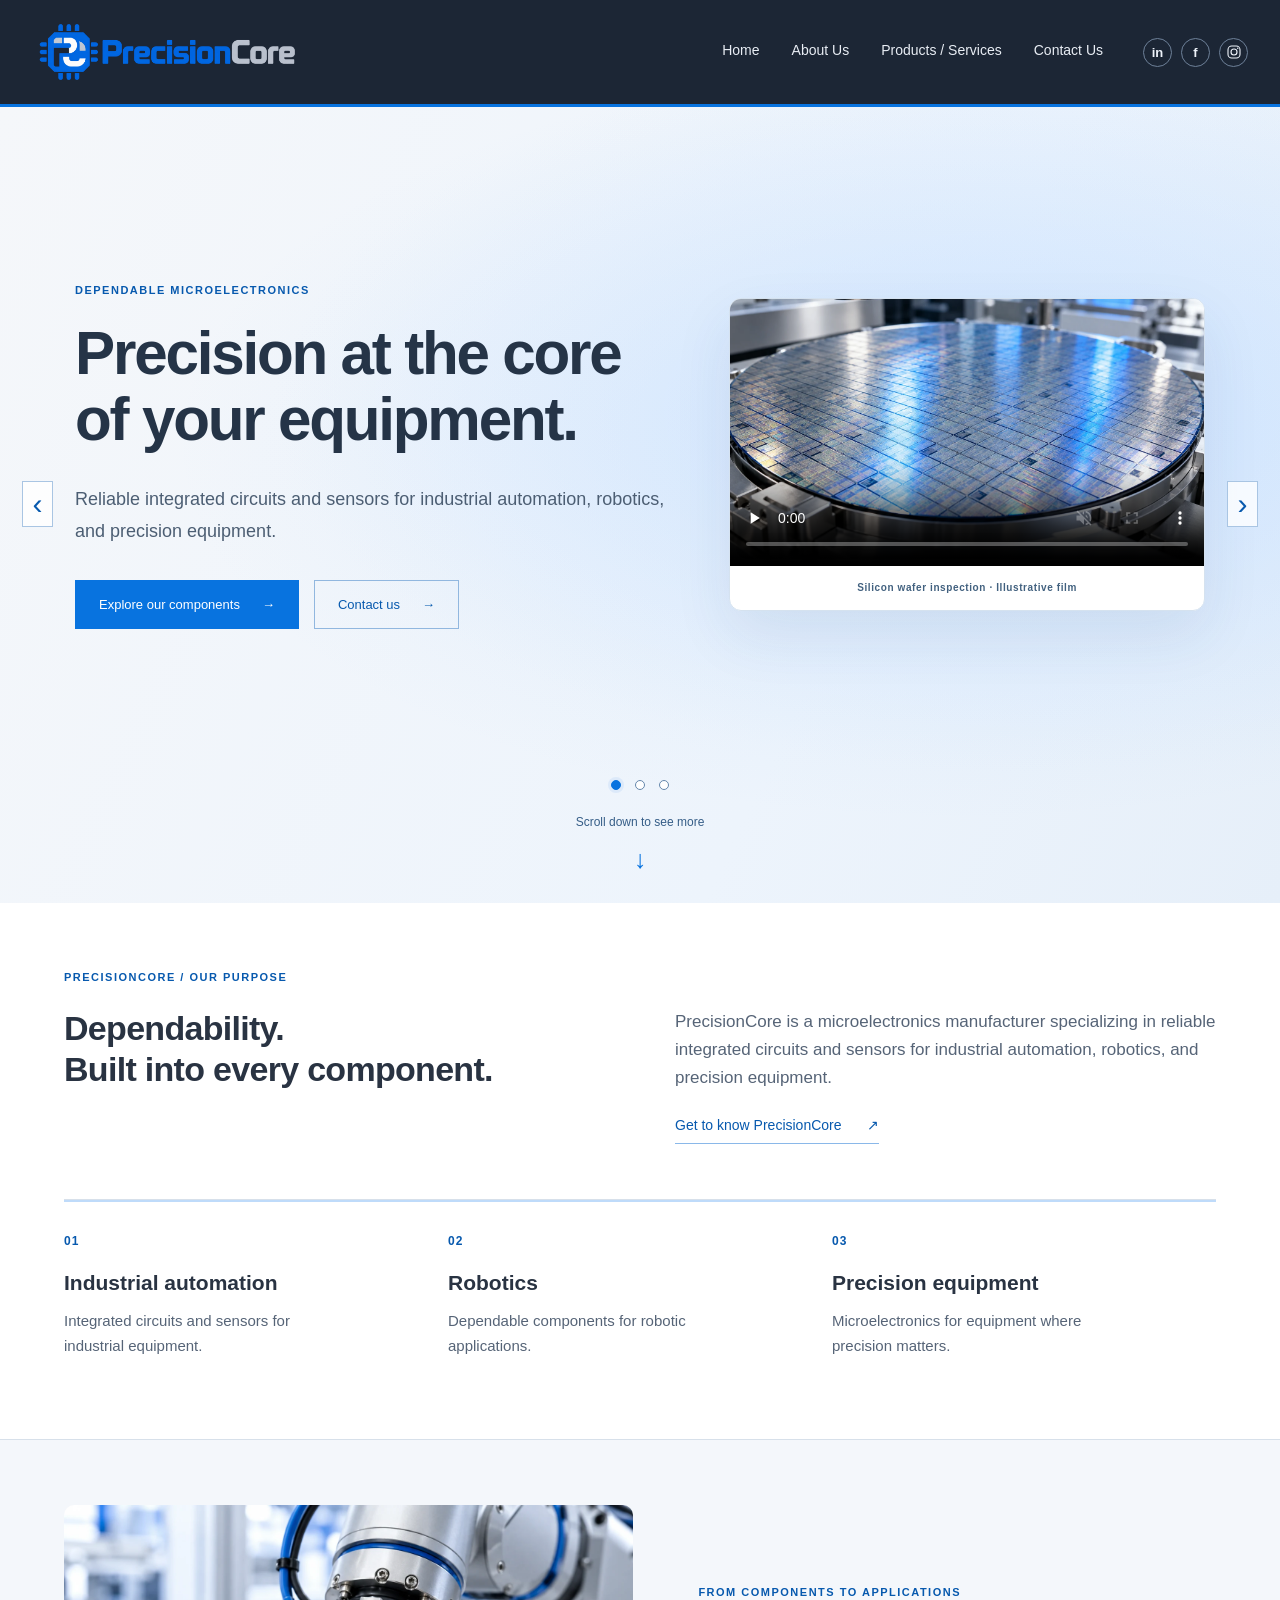
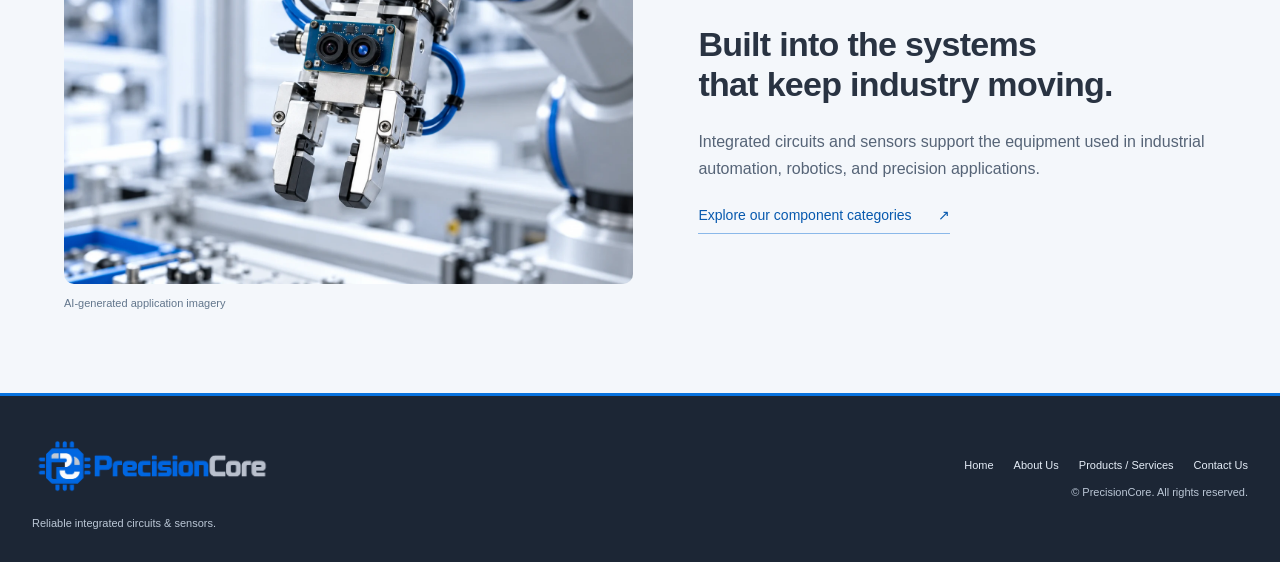
<file: index.html>
<!DOCTYPE html>
<html lang="en"><head><meta charset="utf-8"><meta name="viewport" content="width=device-width, initial-scale=1"><title>Home | PrecisionCore</title><meta name="description" content="Reliable integrated circuits and sensors for industrial automation, robotics, and precision equipment."><link rel="icon" href="assets/images/precisioncore-emblem.png" type="image/png"><link rel="stylesheet" href="assets/css/styles.css"><link rel="stylesheet" href="assets/css/theme.css?v=media-3"><link rel="stylesheet" href="assets/css/animations.css?v=motion-2"></head><body class="home-page"><a draggable="false" class="skip-link" href="#main">Skip to content</a>
<header class="site-header"><div class="header-inner"><a draggable="false" class="brand" href="index.html" aria-label="PrecisionCore home"><img draggable="false" class="brand-logo" src="assets/images/precisioncore-logo.png" width="270" height="90" alt="PrecisionCore"></a>
<nav aria-label="Main navigation"><a draggable="false" href="index.html">Home</a><a draggable="false" href="about.html">About Us</a><a draggable="false" href="products.html">Products / Services</a><a draggable="false" href="contact.html">Contact Us</a></nav>
<div class="social-links" aria-label="Social media"><a draggable="false" href="https://www.linkedin.com/" target="_blank" rel="noopener noreferrer" aria-label="LinkedIn home (placeholder link)"><span aria-hidden="true">in</span></a><a draggable="false" href="https://www.facebook.com/" target="_blank" rel="noopener noreferrer" aria-label="Facebook home (placeholder link)"><span aria-hidden="true">f</span></a><a draggable="false" href="https://www.instagram.com/" target="_blank" rel="noopener noreferrer" aria-label="Instagram home (placeholder link)"><svg viewBox="0 0 24 24" aria-hidden="true"><rect x="4" y="4" width="16" height="16" rx="5"/><circle cx="12" cy="12" r="4"/><circle class="solid" cx="17" cy="7" r="1"/></svg></a></div></div></header>
<main id="main"><section class="hero" aria-label="PrecisionCore highlights"><div class="carousel"><input class="slide-choice" type="radio" name="hero-slide" id="slide-1" aria-label="Show highlight 1" checked><input class="slide-choice" type="radio" name="hero-slide" id="slide-2" aria-label="Show highlight 2"><input class="slide-choice" type="radio" name="hero-slide" id="slide-3" aria-label="Show highlight 3"><div class="slides"><article class="slide slide-1" aria-label="Highlight 1"><div class="hero-inner"><div class="hero-copy"><p class="eyebrow">DEPENDABLE MICROELECTRONICS</p><h1>Precision at the core<br>of your equipment.</h1><p class="hero-description">Reliable integrated circuits and sensors for industrial automation, robotics, and precision equipment.</p><div class="button-row"><a draggable="false" class="button" href="products.html">Explore our components <span aria-hidden="true">→</span></a><a draggable="false" class="button button-outline" href="contact.html">Contact us <span aria-hidden="true">→</span></a></div></div><figure class="hero-art hero-media"><video class="editorial-video" controls playsinline muted preload="none" poster="assets/images/ic-automation.webp" controlslist="nodownload" aria-label="AI-generated silicon wafer inspection film"><source src="https://resource2.heygen.ai/videos/7392b6d957ce4bd59f54d1680ef855ef/7392b6d957ce4bd59f54d1680ef855ef/01a1821b-2748-7bc2-a5de-aedbe01dbfcb.mp4" type="video/mp4">Your browser does not support video playback.</video><figcaption>Silicon wafer inspection · Illustrative film</figcaption></figure></div><label class="slide-arrow previous" for="slide-3" aria-label="Previous highlight"><span aria-hidden="true">‹</span></label><label class="slide-arrow next" for="slide-2" aria-label="Next highlight"><span aria-hidden="true">›</span></label></article><article class="slide slide-2" aria-label="Highlight 2"><div class="hero-inner"><div class="hero-copy"><p class="eyebrow">FOR INDUSTRIAL APPLICATIONS</p><h1>Built around<br>dependable operation.</h1><p class="hero-description">Integrated circuits and sensors for the equipment that keeps industry moving.</p><div class="button-row"><a draggable="false" class="button" href="about.html">Discover PrecisionCore <span aria-hidden="true">→</span></a><a draggable="false" class="button button-outline" href="contact.html">Contact us <span aria-hidden="true">→</span></a></div></div><figure class="hero-art hero-media"><img draggable="false" class="editorial-image" src="assets/images/ic-robotics.webp" width="1536" height="1024" alt="Illustrative control electronics in a robotic manufacturing cell" loading="lazy"><figcaption>Integrated circuits for robotics · Generated image</figcaption></figure></div><label class="slide-arrow previous" for="slide-1" aria-label="Previous highlight"><span aria-hidden="true">‹</span></label><label class="slide-arrow next" for="slide-3" aria-label="Next highlight"><span aria-hidden="true">›</span></label></article><article class="slide slide-3" aria-label="Highlight 3"><div class="hero-inner"><div class="hero-copy"><p class="eyebrow">OUR MAIN GOAL</p><h1>Less downtime.<br>Greater dependability.</h1><p class="hero-description">Deliver durable components that minimize equipment failures and downtime.</p><div class="button-row"><a draggable="false" class="button" href="contact.html">Discuss your requirements <span aria-hidden="true">→</span></a><a draggable="false" class="button button-outline" href="contact.html">Contact us <span aria-hidden="true">→</span></a></div></div><figure class="hero-art hero-media"><img draggable="false" class="editorial-image" src="assets/images/sensor-precision.webp" width="1536" height="1024" alt="Illustrative optical sensor measuring a machined metal component" loading="lazy"><figcaption>Precision sensing · Generated image</figcaption></figure></div><label class="slide-arrow previous" for="slide-2" aria-label="Previous highlight"><span aria-hidden="true">‹</span></label><label class="slide-arrow next" for="slide-1" aria-label="Next highlight"><span aria-hidden="true">›</span></label></article></div><a draggable="false" class="scroll-prompt" href="#discover">Scroll down to see more <span aria-hidden="true">↓</span></a></div></section><section class="section home-discover" id="discover"><div class="container"><p class="eyebrow">PRECISIONCORE / OUR PURPOSE</p><div class="intro-split"><h2>Dependability.<br>Built into every component.</h2><div><p>PrecisionCore is a microelectronics manufacturer specializing in reliable integrated circuits and sensors for industrial automation, robotics, and precision equipment.</p><a draggable="false" class="text-link" href="about.html">Get to know PrecisionCore <span aria-hidden="true">↗</span></a></div></div><div class="application-grid"><article><span class="item-number">01</span><h3>Industrial automation</h3><p>Integrated circuits and sensors for industrial equipment.</p></article><article><span class="item-number">02</span><h3>Robotics</h3><p>Dependable components for robotic applications.</p></article><article><span class="item-number">03</span><h3>Precision equipment</h3><p>Microelectronics for equipment where precision matters.</p></article></div></div></section><section class="section media-story"><div class="container"><div class="media-story-grid"><figure><img draggable="false" class="editorial-image" src="assets/images/sensor-robotics.webp" width="1536" height="1024" alt="Illustrative optical sensor attached to an industrial robotic gripper" loading="lazy"><figcaption>AI-generated application imagery</figcaption></figure><div><p class="eyebrow">FROM COMPONENTS TO APPLICATIONS</p><h2>Built into the systems<br>that keep industry moving.</h2><p>Integrated circuits and sensors support the equipment used in industrial automation, robotics, and precision applications.</p><a draggable="false" class="text-link" href="products.html">Explore our component categories <span aria-hidden="true">↗</span></a></div></div></div></section></main><footer class="site-footer"><div class="footer-inner"><div><a draggable="false" href="index.html" class="footer-brand" aria-label="PrecisionCore home"><img draggable="false" src="assets/images/precisioncore-logo.png" width="240" height="80" alt="PrecisionCore"></a><p>Reliable integrated circuits &amp; sensors.</p></div><div><nav aria-label="Footer navigation"><a draggable="false" href="index.html">Home</a><a draggable="false" href="about.html">About Us</a><a draggable="false" href="products.html">Products / Services</a><a draggable="false" href="contact.html">Contact Us</a></nav><p>© PrecisionCore. All rights reserved.</p></div></div></footer></body></html>
</file>
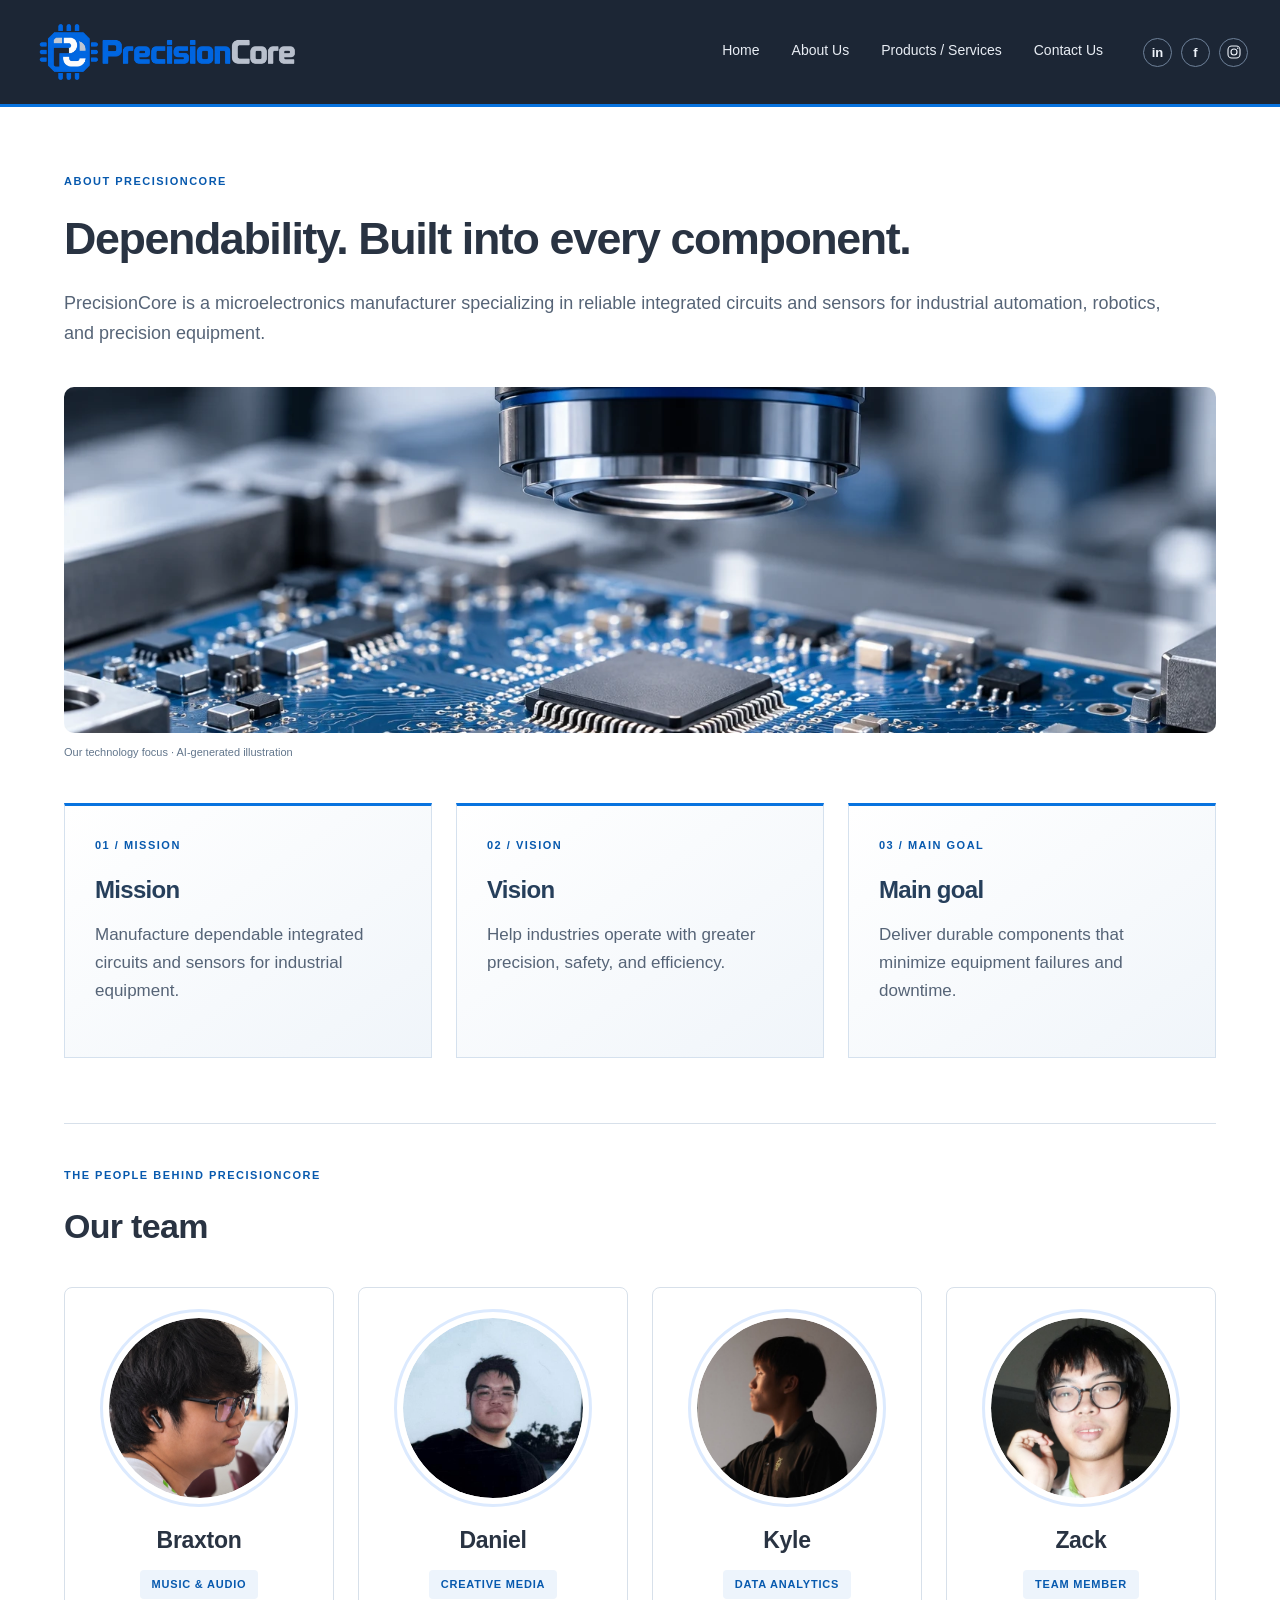
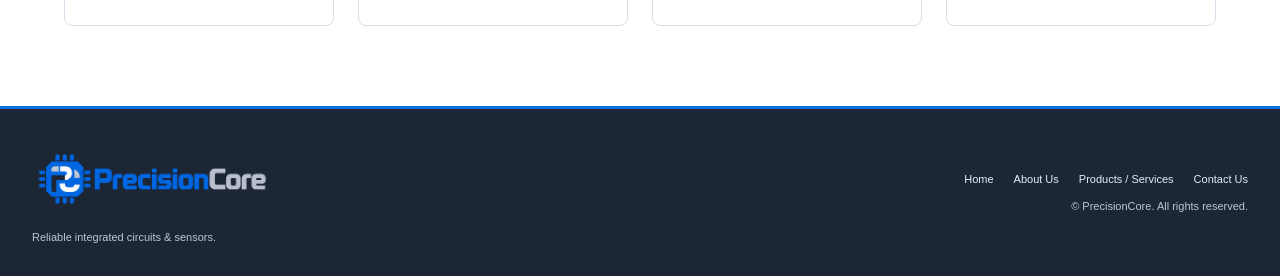
<file: about.html>
<!DOCTYPE html>
<html lang="en"><head><meta charset="utf-8"><meta name="viewport" content="width=device-width, initial-scale=1"><title>About Us | PrecisionCore</title><meta name="description" content="Learn about PrecisionCore’s mission, vision, and goal to manufacture dependable microelectronics."><link rel="icon" href="assets/images/precisioncore-emblem.png" type="image/png"><link rel="stylesheet" href="assets/css/styles.css"><link rel="stylesheet" href="assets/css/theme.css?v=media-3"><link rel="stylesheet" href="assets/css/animations.css?v=motion-2"></head><body class=""><a draggable="false" class="skip-link" href="#main">Skip to content</a>
<header class="site-header"><div class="header-inner"><a draggable="false" class="brand" href="index.html" aria-label="PrecisionCore home"><img draggable="false" class="brand-logo" src="assets/images/precisioncore-logo.png" width="270" height="90" alt="PrecisionCore"></a>
<nav aria-label="Main navigation"><a draggable="false" href="index.html">Home</a><a draggable="false" href="about.html">About Us</a><a draggable="false" href="products.html">Products / Services</a><a draggable="false" href="contact.html">Contact Us</a></nav>
<div class="social-links" aria-label="Social media"><a draggable="false" href="https://www.linkedin.com/" target="_blank" rel="noopener noreferrer" aria-label="LinkedIn home (placeholder link)"><span aria-hidden="true">in</span></a><a draggable="false" href="https://www.facebook.com/" target="_blank" rel="noopener noreferrer" aria-label="Facebook home (placeholder link)"><span aria-hidden="true">f</span></a><a draggable="false" href="https://www.instagram.com/" target="_blank" rel="noopener noreferrer" aria-label="Instagram home (placeholder link)"><svg viewBox="0 0 24 24" aria-hidden="true"><rect x="4" y="4" width="16" height="16" rx="5"/><circle cx="12" cy="12" r="4"/><circle class="solid" cx="17" cy="7" r="1"/></svg></a></div></div></header>
<main id="main"><section class="section"><div class="container"><div class="page-heading"><p class="eyebrow">ABOUT PRECISIONCORE</p><h1>Dependability. Built into every component.</h1><p>PrecisionCore is a microelectronics manufacturer specializing in reliable integrated circuits and sensors for industrial automation, robotics, and precision equipment.</p></div><figure class="about-feature"><img draggable="false" class="editorial-image" src="assets/images/ic-precision.webp" width="1536" height="1024" alt="Illustrative microelectronics inspection environment" loading="lazy"><figcaption>Our technology focus · AI-generated illustration</figcaption></figure><div class="purpose-grid"><article class="purpose-card"><p class="eyebrow">01 / MISSION</p><h2>Mission</h2><p>Manufacture dependable integrated circuits and sensors for industrial equipment.</p></article><article class="purpose-card"><p class="eyebrow">02 / VISION</p><h2>Vision</h2><p>Help industries operate with greater precision, safety, and efficiency.</p></article><article class="purpose-card"><p class="eyebrow">03 / MAIN GOAL</p><h2>Main goal</h2><p>Deliver durable components that minimize equipment failures and downtime.</p></article></div><section class="team-section" aria-labelledby="team-heading"><p class="eyebrow">THE PEOPLE BEHIND PRECISIONCORE</p><h2 id="team-heading">Our team</h2><div class="team-grid"><article class="team-member"><img draggable="false" class="team-photo team-photo-1" src="assets/images/braxton-bright-circle.svg" width="200" height="200" alt="Portrait of Braxton" loading="lazy"><h3 class="team-name">Braxton</h3><p class="team-position">Music &amp; Audio</p></article><article class="team-member"><img draggable="false" class="team-photo team-photo-2" src="assets/images/team-member-02-circle.svg" width="200" height="200" alt="Portrait of Daniel" loading="lazy"><h3 class="team-name">Daniel</h3><p class="team-position">Creative Media</p></article><article class="team-member"><img draggable="false" class="team-photo team-photo-3" src="assets/images/team-member-03-circle.svg" width="200" height="200" alt="Portrait of Kyle" loading="lazy"><h3 class="team-name">Kyle</h3><p class="team-position">Data Analytics</p></article><article class="team-member"><img draggable="false" class="team-photo team-photo-4" src="assets/images/team-member-04-circle.svg" width="200" height="200" alt="Portrait of Zack" loading="lazy"><h3 class="team-name">Zack</h3><p class="team-position">Team Member</p></article></div></section></div></section></main><footer class="site-footer"><div class="footer-inner"><div><a draggable="false" href="index.html" class="footer-brand" aria-label="PrecisionCore home"><img draggable="false" src="assets/images/precisioncore-logo.png" width="240" height="80" alt="PrecisionCore"></a><p>Reliable integrated circuits &amp; sensors.</p></div><div><nav aria-label="Footer navigation"><a draggable="false" href="index.html">Home</a><a draggable="false" href="about.html">About Us</a><a draggable="false" href="products.html">Products / Services</a><a draggable="false" href="contact.html">Contact Us</a></nav><p>© PrecisionCore. All rights reserved.</p></div></div></footer></body></html>
</file>
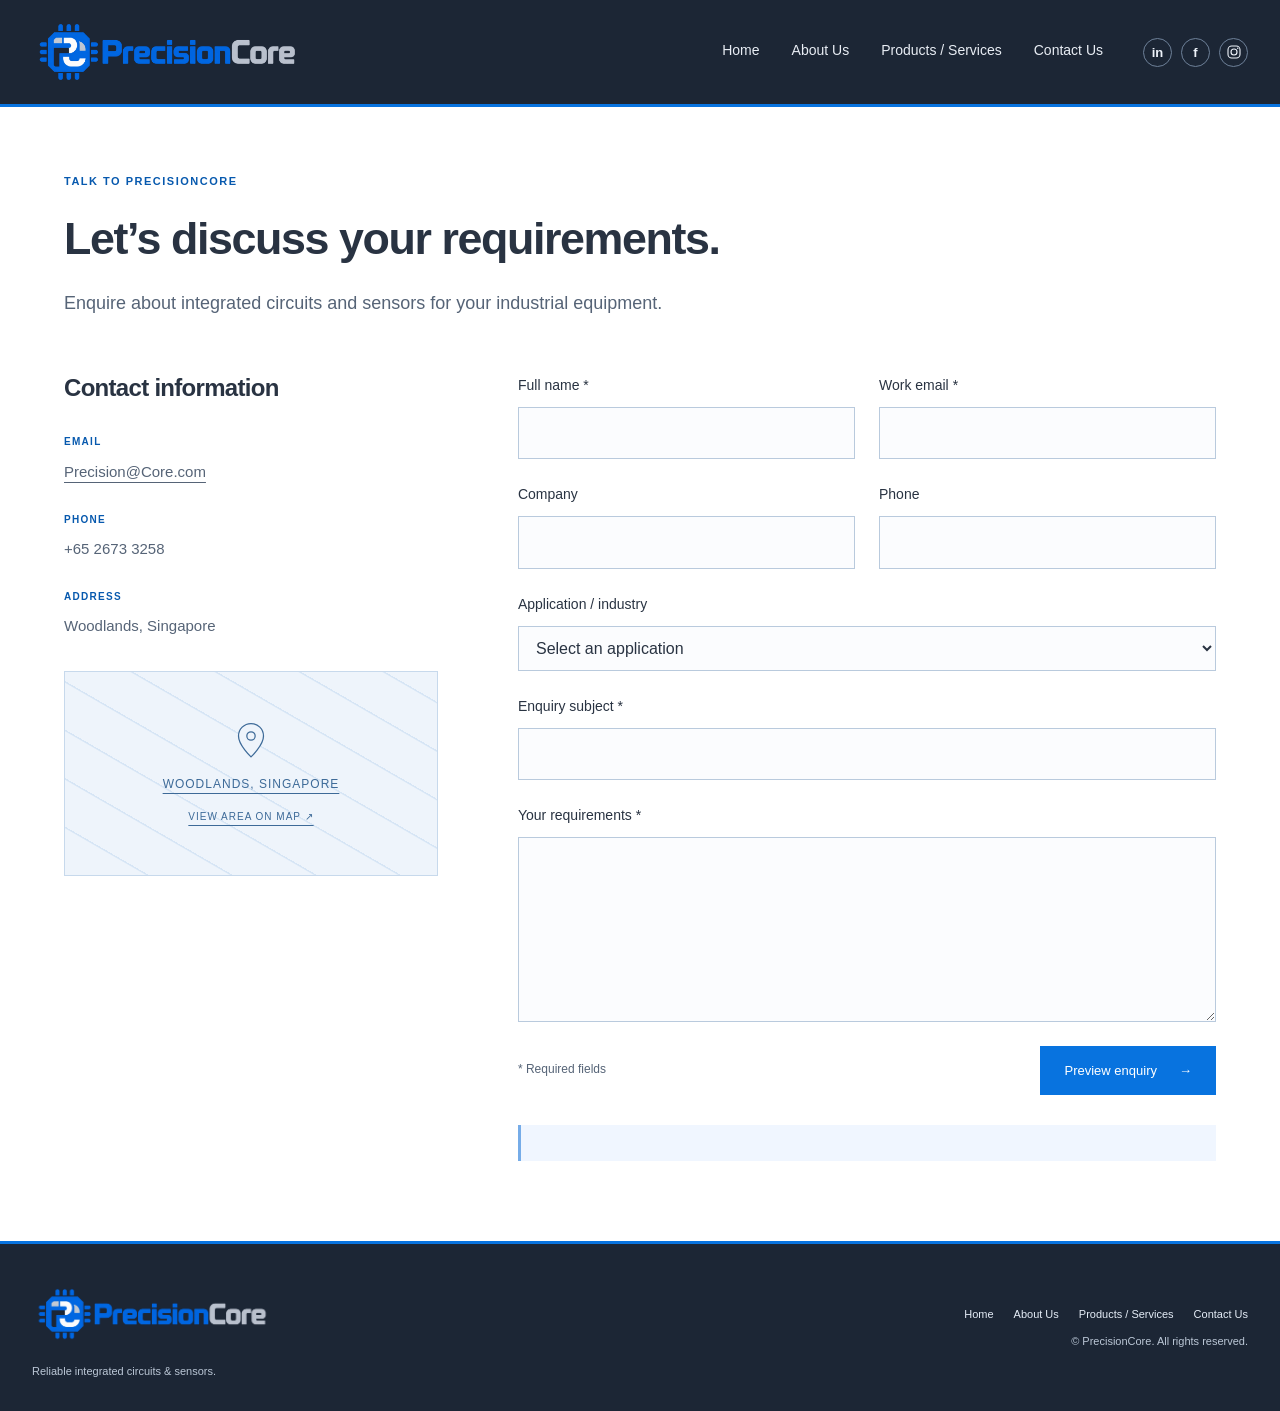
<file: contact.html>
<!DOCTYPE html>
<html lang="en"><head><meta charset="utf-8"><meta name="viewport" content="width=device-width, initial-scale=1"><title>Contact Us | PrecisionCore</title><meta name="description" content="Contact PrecisionCore about integrated circuits and sensors for industrial equipment."><link rel="icon" href="assets/images/precisioncore-emblem.png" type="image/png"><link rel="stylesheet" href="assets/css/styles.css"><link rel="stylesheet" href="assets/css/theme.css?v=contact-disclaimer-2"><link rel="stylesheet" href="assets/css/animations.css?v=motion-2"></head><body class=""><a draggable="false" class="skip-link" href="#main">Skip to content</a>
<header class="site-header"><div class="header-inner"><a draggable="false" class="brand" href="index.html" aria-label="PrecisionCore home"><img draggable="false" class="brand-logo" src="assets/images/precisioncore-logo.png" width="270" height="90" alt="PrecisionCore"></a>
<nav aria-label="Main navigation"><a draggable="false" href="index.html">Home</a><a draggable="false" href="about.html">About Us</a><a draggable="false" href="products.html">Products / Services</a><a draggable="false" href="contact.html">Contact Us</a></nav>
<div class="social-links" aria-label="Social media"><a draggable="false" href="https://www.linkedin.com/" target="_blank" rel="noopener noreferrer" aria-label="LinkedIn home (placeholder link)"><span aria-hidden="true">in</span></a><a draggable="false" href="https://www.facebook.com/" target="_blank" rel="noopener noreferrer" aria-label="Facebook home (placeholder link)"><span aria-hidden="true">f</span></a><a draggable="false" href="https://www.instagram.com/" target="_blank" rel="noopener noreferrer" aria-label="Instagram home (placeholder link)"><svg viewBox="0 0 24 24" aria-hidden="true"><rect x="4" y="4" width="16" height="16" rx="5"/><circle cx="12" cy="12" r="4"/><circle class="solid" cx="17" cy="7" r="1"/></svg></a></div></div></header>
<main id="main"><section class="section"><div class="container"><div class="page-heading"><p class="eyebrow">TALK TO PRECISIONCORE</p><h1>Let’s discuss your requirements.</h1><p>Enquire about integrated circuits and sensors for your industrial equipment.</p></div><div class="contact-layout"><aside class="contact-information"><h2>Contact information</h2><dl><dt>Email</dt><dd><a draggable="false" href="mailto:Precision@Core.com">Precision@Core.com</a></dd><dt>Phone</dt><dd><a draggable="false">+65 2673 3258</a></dd><dt>Address</dt><dd>Woodlands, Singapore</dd></dl><a draggable="false" class="map-placeholder" href="https://www.google.com/maps/search/?api=1&amp;query=Woodlands%2C%20Singapore" target="_blank" rel="noopener noreferrer" aria-label="View Woodlands, Singapore on Google Maps"><svg viewBox="0 0 48 48" aria-hidden="true"><path d="M24 43S9 29 9 18a15 15 0 0 1 30 0c0 11-15 25-15 25Z"/><circle cx="24" cy="18" r="5"/></svg><span>Woodlands, Singapore</span><small>View area on map ↗</small></a></aside><div><form class="enquiry-form" action="contact.html#enquiry-note" method="get"><div class="field"><label for="full-name">Full name <span aria-hidden="true">*</span></label><input id="full-name" type="text" autocomplete="name" required maxlength="120"></div><div class="field"><label for="email">Work email <span aria-hidden="true">*</span></label><input id="email" type="email" autocomplete="email" required maxlength="254"></div><div class="field"><label for="company">Company</label><input id="company" type="text" autocomplete="organization" maxlength="150"></div><div class="field"><label for="phone">Phone</label><input id="phone" type="tel" autocomplete="tel" maxlength="40"></div><div class="field full"><label for="application">Application / industry</label><select id="application"><option value="">Select an application</option><option>Industrial automation</option><option>Robotics</option><option>Precision equipment</option><option>Other</option></select></div><div class="field full"><label for="subject">Enquiry subject <span aria-hidden="true">*</span></label><input id="subject" type="text" required maxlength="200"></div><div class="field full"><label for="requirements">Your requirements <span aria-hidden="true">*</span></label><textarea id="requirements" rows="6" required maxlength="5000"></textarea></div><div class="form-actions full"><p>* Required fields</p><button class="button" type="submit">Preview enquiry <span aria-hidden="true">→</span></button></div></form><div class="form-notice" id="enquiry-note"><p class="preview-result">Preview complete. No enquiry has been sent. Your details are not included in the page URL.</p></div></div></div></div></section></main><footer class="site-footer"><div class="footer-inner"><div><a draggable="false" href="index.html" class="footer-brand" aria-label="PrecisionCore home"><img draggable="false" src="assets/images/precisioncore-logo.png" width="240" height="80" alt="PrecisionCore"></a><p>Reliable integrated circuits &amp; sensors.</p></div><div><nav aria-label="Footer navigation"><a draggable="false" href="index.html">Home</a><a draggable="false" href="about.html">About Us</a><a draggable="false" href="products.html">Products / Services</a><a draggable="false" href="contact.html">Contact Us</a></nav><p>© PrecisionCore. All rights reserved.</p></div></div></footer></body></html>
</file>
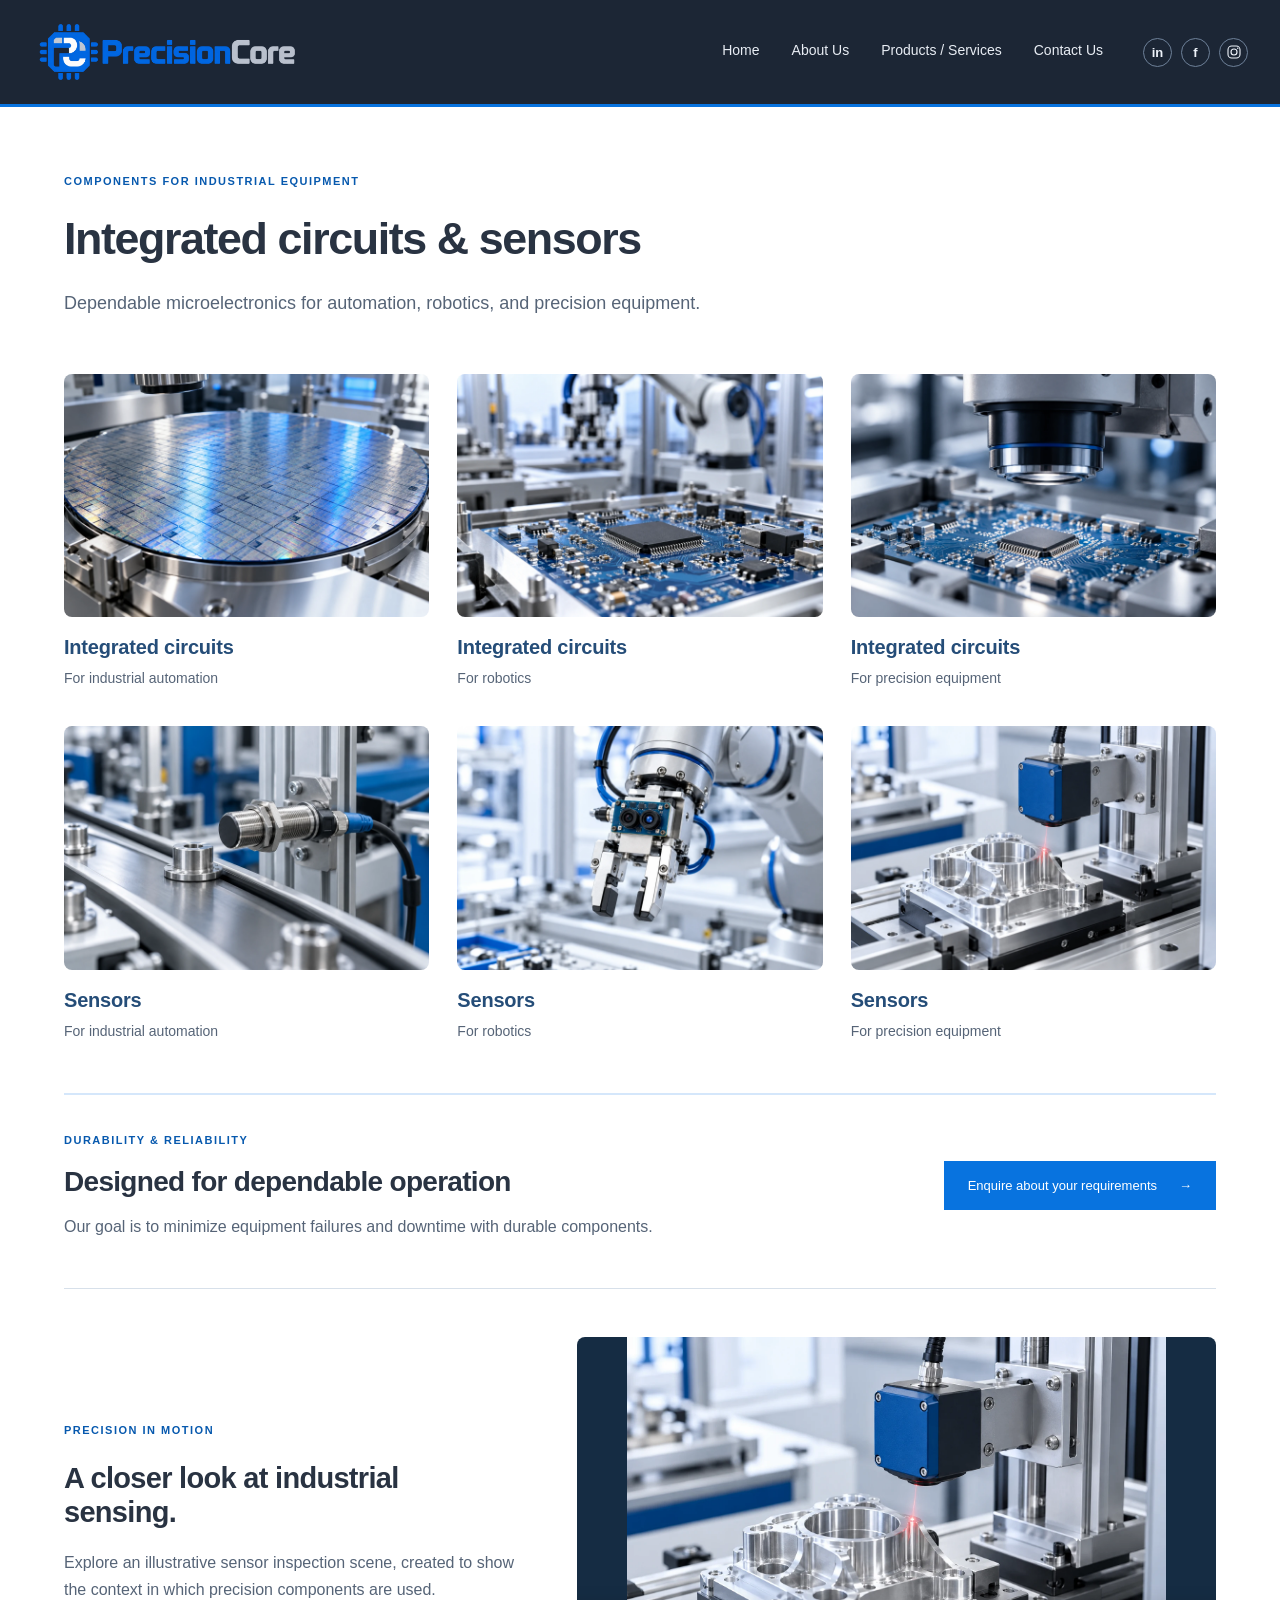
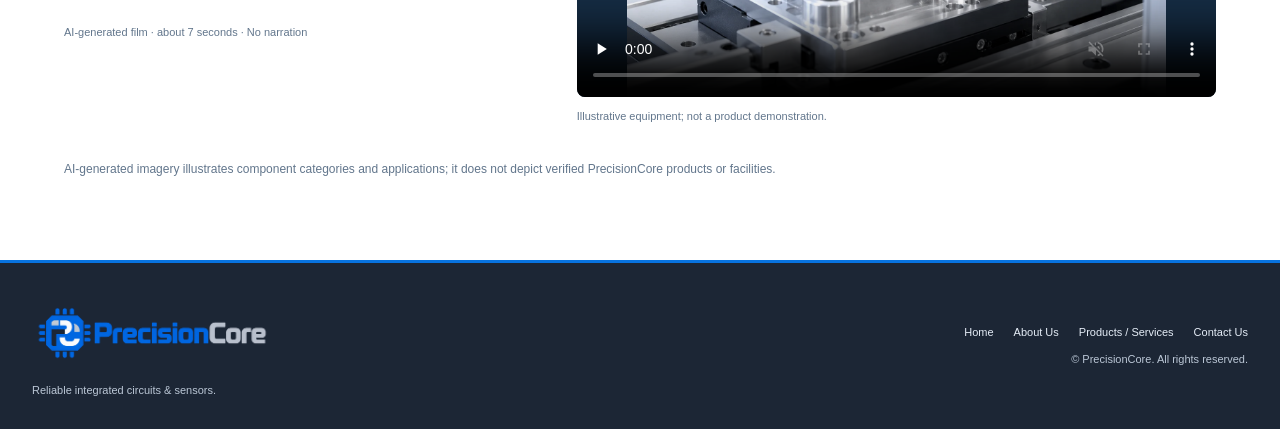
<file: products.html>
<!DOCTYPE html>
<html lang="en"><head><meta charset="utf-8"><meta name="viewport" content="width=device-width, initial-scale=1"><title>Products & Services | PrecisionCore</title><meta name="description" content="Explore integrated circuits and sensors for industrial automation, robotics, and precision equipment."><link rel="icon" href="assets/images/precisioncore-emblem.png" type="image/png"><link rel="stylesheet" href="assets/css/styles.css"><link rel="stylesheet" href="assets/css/theme.css?v=media-3"><link rel="stylesheet" href="assets/css/animations.css?v=motion-2"></head><body class=""><a draggable="false" class="skip-link" href="#main">Skip to content</a>
<header class="site-header"><div class="header-inner"><a draggable="false" class="brand" href="index.html" aria-label="PrecisionCore home"><img draggable="false" class="brand-logo" src="assets/images/precisioncore-logo.png" width="270" height="90" alt="PrecisionCore"></a>
<nav aria-label="Main navigation"><a draggable="false" href="index.html">Home</a><a draggable="false" href="about.html">About Us</a><a draggable="false" href="products.html">Products / Services</a><a draggable="false" href="contact.html">Contact Us</a></nav>
<div class="social-links" aria-label="Social media"><a draggable="false" href="https://www.linkedin.com/" target="_blank" rel="noopener noreferrer" aria-label="LinkedIn home (placeholder link)"><span aria-hidden="true">in</span></a><a draggable="false" href="https://www.facebook.com/" target="_blank" rel="noopener noreferrer" aria-label="Facebook home (placeholder link)"><span aria-hidden="true">f</span></a><a draggable="false" href="https://www.instagram.com/" target="_blank" rel="noopener noreferrer" aria-label="Instagram home (placeholder link)"><svg viewBox="0 0 24 24" aria-hidden="true"><rect x="4" y="4" width="16" height="16" rx="5"/><circle cx="12" cy="12" r="4"/><circle class="solid" cx="17" cy="7" r="1"/></svg></a></div></div></header>
<main id="main"><section class="section"><div class="container"><div class="page-heading"><p class="eyebrow">COMPONENTS FOR INDUSTRIAL EQUIPMENT</p><h1>Integrated circuits &amp; sensors</h1><p>Dependable microelectronics for automation, robotics, and precision equipment.</p></div><div class="product-grid"><article class="product-card"><div class="product-image"><img draggable="false" class="editorial-image" src="assets/images/ic-automation.webp" width="1536" height="1024" alt="Illustrative silicon wafer on a laboratory inspection stage" loading="lazy"></div><h2>Integrated circuits</h2><p>For industrial automation</p></article><article class="product-card"><div class="product-image"><img draggable="false" class="editorial-image" src="assets/images/ic-robotics.webp" width="1536" height="1024" alt="Illustrative integrated circuit board in a robotics cell" loading="lazy"></div><h2>Integrated circuits</h2><p>For robotics</p></article><article class="product-card"><div class="product-image"><img draggable="false" class="editorial-image" src="assets/images/ic-precision.webp" width="1536" height="1024" alt="Illustrative integrated circuit under an optical inspection lens" loading="lazy"></div><h2>Integrated circuits</h2><p>For precision equipment</p></article><article class="product-card"><div class="product-image"><img draggable="false" class="editorial-image" src="assets/images/sensor-automation.webp" width="1536" height="1024" alt="Illustrative inductive proximity sensor beside a conveyor" loading="lazy"></div><h2>Sensors</h2><p>For industrial automation</p></article><article class="product-card"><div class="product-image"><img draggable="false" class="editorial-image" src="assets/images/sensor-robotics.webp" width="1536" height="1024" alt="Illustrative optical sensor on a robotic gripper" loading="lazy"></div><h2>Sensors</h2><p>For robotics</p></article><article class="product-card"><div class="product-image"><img draggable="false" class="editorial-image" src="assets/images/sensor-precision.webp" width="1536" height="1024" alt="Illustrative laser sensor measuring a precision-machined part" loading="lazy"></div><h2>Sensors</h2><p>For precision equipment</p></article></div><section class="service-section" aria-labelledby="reliability-heading"><div><p class="eyebrow">DURABILITY &amp; RELIABILITY</p><h2 id="reliability-heading">Designed for dependable operation</h2><p>Our goal is to minimize equipment failures and downtime with durable components.</p></div><a draggable="false" class="button" href="contact.html">Enquire about your requirements <span aria-hidden="true">→</span></a></section><section class="product-film" aria-labelledby="sensor-film-title"><div><p class="eyebrow">PRECISION IN MOTION</p><h2 id="sensor-film-title">A closer look at industrial sensing.</h2><p>Explore an illustrative sensor inspection scene, created to show the context in which precision components are used.</p><p class="media-disclosure">AI-generated film · about 7 seconds · No narration</p></div><figure><video class="editorial-video" controls playsinline muted preload="none" poster="assets/images/sensor-precision.webp" controlslist="nodownload" aria-label="AI-generated industrial laser sensor inspection film"><source src="https://resource2.heygen.ai/videos/7392b6d957ce4bd59f54d1680ef855ef/7392b6d957ce4bd59f54d1680ef855ef/01a1821b-811a-7ad4-bf89-a82d70e13a19.mp4" type="video/mp4">Your browser does not support video playback.</video><figcaption>Illustrative equipment; not a product demonstration.</figcaption></figure></section><p class="placeholder-note">AI-generated imagery illustrates component categories and applications; it does not depict verified PrecisionCore products or facilities.</p></div></section></main><footer class="site-footer"><div class="footer-inner"><div><a draggable="false" href="index.html" class="footer-brand" aria-label="PrecisionCore home"><img draggable="false" src="assets/images/precisioncore-logo.png" width="240" height="80" alt="PrecisionCore"></a><p>Reliable integrated circuits &amp; sensors.</p></div><div><nav aria-label="Footer navigation"><a draggable="false" href="index.html">Home</a><a draggable="false" href="about.html">About Us</a><a draggable="false" href="products.html">Products / Services</a><a draggable="false" href="contact.html">Contact Us</a></nav><p>© PrecisionCore. All rights reserved.</p></div></div></footer></body></html>
</file>
<file: assets/css/styles.css>
/* PrecisionCore — HTML5 & CSS only. No remote fonts or libraries. */
:root{--ink:#293b48;--muted:#5d6c77;--line:#d4dde3;--pale:#edf2f5;--paper:#fff;--header-height:104px;--content-width:1200px;--space:clamp(24px,5vw,70px)}
*{box-sizing:border-box}html{scroll-behavior:smooth;scroll-padding-top:20px}body{margin:0;background:var(--paper);color:var(--ink);font-family:Arial,Helvetica,sans-serif;line-height:1.65}img{max-width:100%;height:auto;display:block}a{color:inherit;text-underline-offset:5px}button,input,select,textarea{font:inherit}button,a,input,select,textarea{touch-action:manipulation}:focus-visible{outline:3px solid #547d9b;outline-offset:5px}h1,h2,h3,p,figure{margin:0}h1,h2,h3{line-height:1.2}h1{font-size:clamp(32px,3.5vw,45px);font-weight:650;letter-spacing:-1.4px}h2{font-size:clamp(25px,2.7vw,34px);font-weight:600;letter-spacing:-.7px}h3{font-size:21px;font-weight:600}p{color:var(--muted)}.container{width:min(var(--content-width),calc(100% - var(--space)*2));margin-inline:auto}.section{padding-block:65px 80px}main{min-height:calc(100vh - 240px)}.skip-link{position:absolute;top:0;left:20px;transform:translateY(-150%);background:var(--ink);color:#fff;padding:12px;z-index:20}.skip-link:focus{transform:translateY(0)}.site-header{min-height:var(--header-height);background:#fff;border-bottom:1px solid var(--line);position:relative;z-index:5}.header-inner{width:min(1380px,calc(100% - 64px));min-height:var(--header-height);margin:auto;display:flex;align-items:center;gap:30px}.brand{display:flex;align-items:center;gap:14px;text-decoration:none;white-space:nowrap;font-size:25px;font-weight:700;line-height:1.2;letter-spacing:-.7px}.brand small{display:block;font-size:9px;font-weight:400;letter-spacing:2px;margin-top:7px;color:var(--muted)}.site-header nav{display:flex;gap:clamp(18px,2.5vw,38px);margin-left:auto}.site-header nav a{font-size:14px;text-decoration:none;padding-block:14px;border-bottom:2px solid transparent;white-space:nowrap}.site-header nav a:hover{border-color:var(--ink)}.social-links{display:flex;gap:9px;margin-left:10px}.social-links a{width:29px;height:29px;border:1px solid #95a4af;display:grid;place-items:center;border-radius:50%;text-decoration:none;font-size:13px;font-weight:700;line-height:1}.social-links a:hover{background:var(--ink);color:white}.social-links svg{width:18px;height:18px;fill:none;stroke:currentColor;stroke-width:1.5}.social-links .solid{fill:currentColor;stroke:none}.eyebrow{font-size:11px;letter-spacing:1.5px;font-weight:700;text-transform:uppercase;color:#637787;margin-bottom:22px}.button-row{display:flex;flex-wrap:wrap;gap:15px;margin-top:32px}.button{display:inline-flex;align-items:center;justify-content:center;gap:22px;text-decoration:none;background:var(--ink);border:1px solid var(--ink);padding:14px 23px;color:#fff;font-size:13px;line-height:1.5;cursor:pointer;font-weight:500}.button:hover{background:#425d70}.button-outline{background:transparent;color:var(--ink)}.button-outline:hover{background:#fff}.text-link{display:inline-block;text-decoration:none;border-bottom:1px solid #8195a4;padding-bottom:6px;margin-top:22px;font-size:14px}.text-link span{margin-left:22px}
/* Full-height hero. The next section begins after the initial viewport. */
.hero{background:var(--pale)}.carousel{position:relative;min-height:max(660px,calc(100svh - var(--header-height)));overflow:hidden}.slides{min-height:inherit}.slide{display:none;min-height:inherit;position:relative;padding-bottom:0}.hero-inner{min-height:inherit;width:min(1200px,calc(100% - 150px));margin:auto;display:grid;grid-template-columns:1.3fr 1fr;align-items:center;gap:35px;padding-block:70px 170px}.hero-copy{position:relative;z-index:1}.hero h1{font-size:clamp(39px,4.7vw,67px);line-height:1.1;letter-spacing:-2.2px}.hero-description{font-size:18px;line-height:1.8;max-width:590px;margin-top:30px}.hero-art{width:100%;align-self:center}.hero-art img{width:100%;max-height:440px;object-fit:contain}.hero-art figcaption{text-align:center;font-size:10px;letter-spacing:1.6px;color:#6b8192;margin-top:10px}.slide-arrow{position:absolute;top:47%;display:grid;place-items:center;width:31px;height:46px;border:1px solid #a5b5c0;background:#ffffffb3;color:#5f7788;font-size:30px;line-height:1;cursor:pointer}.slide-arrow:hover{background:#fff}.previous{left:22px}.next{right:22px}.slide-choice{padding:0;appearance:none;-webkit-appearance:none;width:10px;height:10px;border:1px solid #7e939f;border-radius:50%;background:#fff;position:absolute;bottom:113px;left:calc(50% - 29px);z-index:3;margin:0;cursor:pointer}.slide-choice:nth-of-type(2){left:calc(50% - 5px)}.slide-choice:nth-of-type(3){left:calc(50% + 19px)}.slide-choice:checked{background:#405c70}.slide-choice:focus-visible{outline:3px solid #547d9b;outline-offset:5px}#slide-1:checked~.slides .slide-1,#slide-2:checked~.slides .slide-2,#slide-3:checked~.slides .slide-3{display:block}.scroll-prompt{position:absolute;bottom:23px;left:50%;transform:translateX(-50%);display:flex;flex-direction:column;align-items:center;gap:6px;white-space:nowrap;font-size:12px;text-decoration:none;z-index:3;color:#536d80}.scroll-prompt span{font-size:25px}.home-discover{border-bottom:1px solid var(--line)}.intro-split{display:grid;grid-template-columns:1fr 1fr;gap:70px}.intro-split p{font-size:17px}.application-grid{display:grid;grid-template-columns:repeat(3,1fr);margin-top:55px;border-top:1px solid var(--line)}.application-grid article{padding:30px 35px 0 0}.item-number{display:block;font-size:12px;letter-spacing:1px;color:#7890a1;margin-bottom:18px}.application-grid p{font-size:15px;margin-top:14px;max-width:280px}.page-heading{margin-bottom:55px}.page-heading h1{margin-bottom:23px}.page-heading>p:last-child{font-size:18px;max-width:1120px}.purpose-grid{display:grid;grid-template-columns:repeat(3,1fr);gap:24px}.purpose-card{background:#f5f7f9;border:1px solid var(--line);padding:30px;min-height:255px}.purpose-card .eyebrow{margin-bottom:22px}.purpose-card h2{font-size:24px;margin-bottom:16px}.purpose-card>p:last-child{font-size:17px}.team-section{margin-top:65px}.team-grid{display:grid;grid-template-columns:repeat(3,1fr);gap:35px;margin-top:40px;text-align:center}.team-member img{margin:0 auto 25px;width:160px}.team-member h3{font-size:18px}.team-member p{margin-top:10px;font-size:14px}.placeholder-note{font-size:12px;color:#788a98;margin-top:35px}.team-section .placeholder-note{text-align:center}.product-grid{display:grid;grid-template-columns:repeat(3,1fr);gap:36px 28px}.product-image{background:#edf2f5;border:1px solid var(--line);height:190px;display:grid;place-items:center;overflow:hidden}.product-image img{width:210px;height:210px;object-fit:contain}.product-card h2{font-size:20px;letter-spacing:-.2px;margin-top:18px}.product-card p{font-size:14px;margin-top:8px}.service-section{border-top:1px solid var(--line);margin-top:50px;padding-top:36px;display:flex;align-items:center;justify-content:space-between;gap:45px}.service-section h2{font-size:28px}.service-section p:last-child{max-width:650px;margin-top:15px}.service-section .eyebrow{margin-bottom:16px}.service-section .button{flex-shrink:0}.contact-layout{display:grid;grid-template-columns:.75fr 1.4fr;gap:80px}.contact-information h2{font-size:24px}.contact-information dl{margin:32px 0}.contact-information dt{text-transform:uppercase;font-size:10px;letter-spacing:1.3px;font-weight:700;color:#6c8394;margin-top:27px}.contact-information dd{margin:9px 0 0;font-size:15px;color:var(--muted);overflow-wrap:anywhere}.map-placeholder{min-height:205px;background:repeating-linear-gradient(30deg,transparent,transparent 40px,#dce4e9 41px,#dce4e9 42px),#edf2f5;border:1px solid var(--line);display:flex;align-items:center;justify-content:center;flex-direction:column;gap:14px;color:#6e8393;font-size:12px;text-transform:uppercase;letter-spacing:1px}.map-placeholder svg{height:40px;width:40px;stroke:currentColor;stroke-width:1.5;fill:#edf2f5}.enquiry-form{display:grid;grid-template-columns:1fr 1fr;gap:24px}.field{display:flex;flex-direction:column;gap:10px}.full{grid-column:1/-1}label{font-size:14px}input,select,textarea{width:100%;min-width:0;padding:12px 13px;border:1px solid #b8c7d1;background:#fbfcfd;color:var(--ink);border-radius:0;font-size:16px}textarea{resize:vertical;min-height:150px}input:focus,select:focus,textarea:focus{border-color:#547d9b}.form-actions{display:flex;align-items:center;justify-content:space-between;gap:20px}.form-actions p{font-size:12px}.form-notice{background:#f5f7f9;border-left:3px solid #a6b7c4;padding:18px 20px;margin-top:30px;font-size:12px;scroll-margin-top:25px}.form-notice strong{font-size:13px}.form-notice p{margin-top:5px}.preview-result{display:none}.form-notice:target{border-color:#405f76;background:#e9f0f5}.form-notice:target .preview-result{display:block;font-weight:700}.site-footer{border-top:1px solid var(--line);padding:30px 0}.footer-inner{width:min(1380px,calc(100% - 64px));margin:auto;display:flex;align-items:center;justify-content:space-between;gap:35px}.footer-brand{font-size:18px;font-weight:700;text-decoration:none}.site-footer p{font-size:11px;margin-top:9px}.site-footer nav{display:flex;flex-wrap:wrap;gap:20px}.site-footer nav a{font-size:11px;text-decoration:none}.site-footer nav a:hover{text-decoration:underline}.site-footer .footer-inner>div:last-child>p{text-align:right}
@media(min-width:1500px){.hero-inner{width:min(1380px,calc(100% - 180px))}}
@media(max-width:1050px){:root{--header-height:140px}.header-inner{flex-wrap:wrap;padding-block:20px;gap:15px}.site-header nav{order:3;width:100%;justify-content:center;margin:0}.social-links{margin-left:auto}.hero-inner{width:calc(100% - 120px);gap:10px}.hero h1{font-size:43px}.hero-description{font-size:16px}.button-row{gap:10px}.button{padding:13px 17px;font-size:12px;gap:12px}.purpose-card{padding:24px}.contact-layout{gap:40px}.service-section{gap:25px}.service-section .button{flex-shrink:1}.footer-inner{align-items:flex-start}.site-footer nav{gap:14px}}
@media(max-width:700px){:root{--header-height:147px;--space:24px}.section{padding-block:42px 55px}.header-inner{width:calc(100% - 40px);gap:14px}.brand{font-size:22px;gap:10px}.brand img{width:34px}.brand small{font-size:8px}.social-links{gap:6px}.social-links a{width:25px;height:25px}.site-header nav{justify-content:space-between;gap:10px}.site-header nav a{font-size:11px;padding-block:7px;white-space:normal;text-align:center}.carousel{min-height:max(780px,calc(100svh - var(--header-height)))}.slide{padding-bottom:145px}.hero-inner{min-height:0;width:calc(100% - 80px);grid-template-columns:1fr;gap:12px;padding-top:45px}.hero h1{font-size:clamp(32px,8vw,45px);letter-spacing:-1px}.hero-description{margin-top:22px;font-size:15px}.eyebrow{font-size:10px;margin-bottom:19px}.button-row{margin-top:24px;flex-direction:column;align-items:flex-start}.hero-art{max-width:240px;justify-self:center;margin-top:3px}.hero-art img{max-height:220px}.hero-art figcaption{font-size:8px}.slide-arrow{width:23px;height:36px;font-size:24px;top:40%}.previous{left:7px}.next{right:7px}.intro-split{grid-template-columns:1fr;gap:26px}.application-grid,.purpose-grid,.team-grid{grid-template-columns:1fr;gap:25px}.application-grid article{padding-top:10px}.application-grid{margin-top:35px;padding-top:20px}.purpose-card{min-height:0}.team-grid{gap:42px}.team-section{margin-top:42px}.page-heading{margin-bottom:35px}.page-heading>p:last-child{font-size:16px}.product-grid{grid-template-columns:repeat(2,minmax(0,1fr));gap:27px 16px}.product-image{height:145px}.product-image img{width:155px;height:155px}.product-card h2{font-size:17px}.product-card p{font-size:12px}.service-section{flex-direction:column;align-items:flex-start;gap:24px}.service-section h2{font-size:25px}.contact-layout{grid-template-columns:1fr;gap:42px}.contact-information dl{display:grid;grid-template-columns:90px 1fr;align-items:baseline;gap:12px;margin:23px 0}.contact-information dt,.contact-information dd{margin:0}.map-placeholder{min-height:160px}.enquiry-form{gap:20px 15px}.field{grid-column:1/-1}.form-actions .button{font-size:13px}.footer-inner{width:calc(100% - 48px);flex-direction:column;gap:22px}.site-footer .footer-inner>div:last-child>p{text-align:left}.site-footer nav{gap:15px}}
@media(prefers-reduced-motion:reduce){html{scroll-behavior:auto}}
@media(forced-colors:active){.slide-choice{appearance:auto}.button{border:1px solid ButtonText}.social-links a{border:1px solid LinkText}}
@media print{.site-header,.site-footer{position:static}.slide-arrow,.slide-choice,.scroll-prompt{display:none}.carousel,.slides,.slide{min-height:0}.slide{padding:20px 0}.hero-inner{padding:20px 0;width:100%}.button{color:#000;background:#fff}.section{padding:25px 0}.container{width:100%}.product-card,.purpose-card,.team-member{break-inside:avoid}}

/* Uploaded About Us portraits; original image files are preserved. */
.team-grid{grid-template-columns:repeat(4,minmax(0,1fr));gap:30px}
.team-member .team-photo{width:200px;height:200px;max-width:100%;aspect-ratio:1;border-radius:0;object-fit:contain;border:0;background:transparent}
@media(max-width:950px){.team-grid{grid-template-columns:repeat(2,minmax(0,1fr));gap:40px 24px}}
@media(max-width:480px){.team-grid{grid-template-columns:1fr}}
</file>
<file: assets/css/theme.css>
/* PrecisionCore brand theme: gray / blue / white.
   Loaded after styles.css; layout and HTML/CSS-only interactions are preserved. */
:root {
  --ink: #293342;
  --muted: #566477;
  --line: #d7e0ea;
  --pale: #f0f5fb;
  --paper: #ffffff;
  --blue: #0873df;
  --blue-dark: #0759ae;
  --blue-light: #e9f3ff;
  --gray-dark: #1c2635;
  --gray-soft: #f4f6f8;
}
body { background: var(--paper); }
.site-header {
  background: var(--gray-dark);
  border-bottom: 3px solid var(--blue);
}
.brand { flex-shrink: 0; line-height: 1; }
.brand .brand-logo {
  width: 270px;
  height: 90px;
  object-fit: contain;
}
.site-header nav a { color: #e8edf4; }
.site-header nav a:hover,
.site-header nav a:focus-visible { color: #ffffff; border-color: #258dff; }
.social-links a { color: #eef3fa; border-color: #6e8199; }
.social-links a:hover { background: var(--blue); border-color: var(--blue); }
.eyebrow { color: var(--blue-dark); }
.hero {
  background: radial-gradient(ellipse at 82% 38%, #d9eaff 0%, transparent 52%),
              linear-gradient(115deg, #f5f7fa 0%, #edf4fc 65%, #e6eff9 100%);
}
.hero h1 { color: #253447; }
.hero-description { color: #4c5e73; }
.hero-art { position: relative; }
.hero-art .hero-emblem {
  width: min(100%, 420px);
  height: auto;
  max-height: 440px;
  object-fit: contain;
  margin-inline: auto;
  filter: drop-shadow(0 24px 32px #13589b20);
}
.hero-art figcaption { color: #325c85; font-weight: 600; }
.button {
  background: var(--blue);
  border-color: var(--blue);
  color: #ffffff;
  transition: background-color .18s ease, border-color .18s ease;
}
.button:hover { background: var(--blue-dark); border-color: var(--blue-dark); }
.button-outline { color: var(--blue-dark); border-color: #91b7df; background: transparent; }
.button-outline:hover { color: var(--blue-dark); background: #ffffff; border-color: var(--blue); }
.text-link { color: var(--blue-dark); border-bottom-color: #8ab8e9; }
.text-link:hover { color: var(--blue); }
.slide-arrow { color: var(--blue-dark); border-color: #a9c5e3; background: #ffffffc9; }
.slide-arrow:hover { background: #ffffff; border-color: var(--blue); }
.slide-choice { border-color: #6486ab; background: #ffffff; }
.slide-choice:checked { background: var(--blue); border-color: var(--blue); }
.scroll-prompt { color: #355d87; }
.scroll-prompt span { color: var(--blue); }
.home-discover { background: #ffffff; }
.application-grid article { border-top: 2px solid #bfdbfa; }
.item-number { color: var(--blue-dark); font-weight: 700; }
.purpose-card {
  background: linear-gradient(145deg, #ffffff, #f0f5fa);
  border-color: #d5e1ee;
  border-top: 3px solid var(--blue);
}
.purpose-card h2 { color: #263f5b; }
.team-section { border-top: 1px solid var(--line); padding-top: 42px; }
.team-member h3 { color: #263e59; }
.team-member .team-photo {
  background: transparent;
  border: 0;
  outline: 3px solid #dceafe;
  outline-offset: 6px;
  border-radius: 50%;
}
.product-image { background: linear-gradient(135deg, #f2f6fb, #e5effb); border-color: #cddff1; }
.product-card h2 { color: #254d78; }
.service-section { border-top: 2px solid #d5e7fb; }
.contact-information dt { color: var(--blue-dark); }
.map-placeholder {
  color: #3d6a98;
  border-color: #c7d9ec;
  background: repeating-linear-gradient(30deg, transparent, transparent 40px,
    #d6e5f5 41px, #d6e5f5 42px), #eef4fb;
}
.map-placeholder svg { fill: #eef4fb; }
input, select, textarea { background: #fbfcfe; border-color: #b9cadd; }
input:focus, select:focus, textarea:focus { border-color: var(--blue); }
:focus-visible { outline-color: var(--blue); }
.form-notice { background: #f0f6ff; border-left-color: #76ace8; }
.form-notice:target { background: #e7f2ff; border-color: var(--blue); }
.site-footer { background: var(--gray-dark); border-top: 3px solid var(--blue); }
.site-footer .footer-brand { display: inline-block; }
.footer-brand img { width: 240px; height: 80px; object-fit: contain; }
.site-footer p { color: #bbc7d6; }
.site-footer nav a { color: #e5edf7; }
.site-footer nav a:hover { color: #78b9ff; }
.site-footer .footer-inner > div:first-child > p { margin-top: 0; }
.placeholder-note { color: #62768c; }
@media(max-width:1050px) {
  .brand .brand-logo { width: 250px; height: 75px; }
  .header-inner { padding-block: 8px 15px; }
}
@media(max-width:700px) {
  .brand .brand-logo { width: 210px; height: 70px; }
  .brand img { width: 210px; }
  .header-inner { width: calc(100% - 32px); gap: 10px; padding-block: 8px 12px; }
  .site-header nav a { font-size: 11px; }
  .hero-art .hero-emblem { max-width: 210px; max-height: 210px; }
  .footer-brand img { width: 220px; height: 73px; }
  .application-grid article { padding-top: 22px; }
}
@media(max-width:360px) {
  .brand .brand-logo { width: 180px; height: 60px; }
  .social-links { gap: 5px; margin-left: auto; }
}
@media(prefers-reduced-motion:reduce) { .button { transition: none; } }
@media print {
  .site-header, .site-footer { background: #ffffff; }
  .site-header nav a, .site-footer nav a, .site-footer p { color: #293342; }
  .button { color: #000000; background: #ffffff; }
}

/* Team profiles: a consistent hierarchy for names and role labels. */
.team-grid { gap: 24px; align-items: stretch; }
.team-member {
  padding: 30px 20px 26px;
  background: #ffffff;
  border: 1px solid var(--line);
  border-radius: 8px;
  display: flex;
  flex-direction: column;
  align-items: center;
}
.team-member .team-photo {
  width: min(180px, 100%);
  height: auto;
  aspect-ratio: 1;
  flex-shrink: 0;
  margin: 0 auto 28px;
}
.team-member .team-name {
  margin: 0;
  font-size: 23px;
  font-weight: 700;
  line-height: 1.3;
  letter-spacing: -0.3px;
  color: #293342;
}
.team-member .team-position {
  display: inline-block;
  margin: 14px 0 0;
  padding: 6px 12px;
  border-radius: 4px;
  background: #edf4fc;
  color: #0759ae;
  font-size: 11px;
  font-weight: 700;
  line-height: 1.6;
  letter-spacing: 0.8px;
  text-transform: uppercase;
}
@media(max-width:480px) {
  .team-member { padding: 30px 24px; }
}

/* Disable ordinary page selection and native image/link dragging. */
html, body {
  -webkit-user-select: none;
  user-select: none;
  -webkit-touch-callout: none;
}
*::selection { background: transparent; color: inherit; }
img, svg {
  -webkit-user-select: none;
  user-select: none;
  -webkit-user-drag: none;
  -webkit-touch-callout: none;
}
img { pointer-events: none; }
a { -webkit-user-drag: none; }

/* Editorial imagery and accessible, user-controlled films. */
.hero-media { overflow: hidden; border-radius: 12px; background: #ffffff; border: 1px solid #d5e2ef; box-shadow: 0 24px 60px #1f456f16; }
.hero-art.hero-media > img, .hero-art.hero-media > video { width: 100%; height: auto; max-height: none; aspect-ratio: 3/2; object-fit: cover; display: block; }
.hero-art.hero-media > video { aspect-ratio: 16/9; background: #152c43; }
.hero-art.hero-media figcaption { margin: 0; padding: 14px 12px; font-size: 10px; letter-spacing: .6px; color: #42617f; }
.editorial-video { display: block; width: 100%; aspect-ratio: 16/9; height: auto; background: #152c43; border-radius: 8px; }
.hero-media .editorial-video { border-radius: 0; }
.product-image { height: auto; aspect-ratio: 3/2; display: block; border: 0; border-radius: 8px; }
.product-image .editorial-image { width: 100%; height: 100%; object-fit: cover; }
.about-feature { margin: -16px 0 42px; }
.about-feature .editorial-image { width: 100%; height: clamp(210px, 27vw, 360px); object-fit: cover; object-position: center 52%; border-radius: 10px; }
.about-feature figcaption, .media-story figcaption, .product-film figcaption { font-size: 11px; color: #62768c; margin-top: 10px; }
.media-story { background: #f4f7fb; }
.media-story-grid { display: grid; grid-template-columns: 1.1fr 1fr; gap: 65px; align-items: center; }
.media-story-grid .editorial-image { width: 100%; height: auto; border-radius: 10px; }
.media-story-grid h2 { margin-bottom: 24px; }
.product-film { display: grid; grid-template-columns: .85fr 1.2fr; gap: 60px; align-items: center; border-top: 1px solid var(--line); margin-top: 48px; padding-top: 48px; }
.product-film h2 { font-size: 29px; margin-bottom: 20px; }
.media-disclosure { font-size: 11px; margin-top: 20px; color: #62768c; }
@media(max-width:700px) {
  .hero-art.hero-media { width: 100%; max-width: 360px; margin-top: 22px; }
  .hero-art.hero-media > img, .hero-art.hero-media > video { max-height: none; }
  .hero-art.hero-media figcaption { font-size: 8px; padding: 10px; }
  .media-story-grid, .product-film { grid-template-columns: 1fr; gap: 30px; }
  .about-feature { margin: 0 0 32px; }
  .product-film { margin-top: 35px; padding-top: 35px; }
}
/* Apply selection restrictions to every descendant explicitly. */
html, body, body *, body *::before, body *::after {
  -webkit-user-select: none !important;
  -moz-user-select: none !important;
  -ms-user-select: none !important;
  user-select: none !important;
  -webkit-touch-callout: none !important;
}
body *::selection { background: transparent !important; color: inherit !important; }
body img, body svg, body a { -webkit-user-drag: none !important; }

/* Disclaimer displayed only beside contact information. */
.contact-disclaimer { margin-top:18px; padding:14px 16px; border-left:3px solid #0873df; background:#edf4fc; font-size:12px; line-height:1.75; color:#365571; }
</file>
<file: assets/css/animations.css>
/* PrecisionCore motion — quiet entrances, scroll-linked depth, precise feedback.
   HTML and CSS only. Everything remains visible on browsers without timelines. */
:root {
  --motion-ease: cubic-bezier(.16, 1, .3, 1);
  --motion-soft: cubic-bezier(.22, .61, .36, 1);
}
@keyframes pc-reveal {
  from { opacity: 0; transform: translateY(26px); }
  to { opacity: 1; transform: translateY(0); }
}
@keyframes pc-art-reveal {
  from { opacity: 0; transform: translateY(22px) scale(.97); }
  to { opacity: 1; transform: translateY(0) scale(1); }
}
@keyframes pc-hero-depth {
  from { transform: translateY(0) scale(1); opacity: 1; }
  to { transform: translateY(-32px) scale(.94); opacity: .55; }
}
@keyframes pc-section-reveal {
  from { opacity: .2; transform: translateY(36px); }
  to { opacity: 1; transform: translateY(0); }
}
/* One quiet entrance per page or selected carousel slide. */
.page-heading { animation: pc-reveal 1000ms var(--motion-ease) both; }
.hero-copy > .eyebrow { animation: pc-reveal 900ms var(--motion-ease) 40ms both; }
.hero-copy h1 { animation: pc-reveal 1100ms var(--motion-ease) 120ms both; }
.hero-description { animation: pc-reveal 1050ms var(--motion-ease) 220ms both; }
.hero-copy .button-row { animation: pc-reveal 1000ms var(--motion-ease) 320ms both; }
.hero-art { animation: pc-art-reveal 1300ms var(--motion-ease) 180ms both; }
/* The emblem rests when the page rests: no perpetual floating or pulsing. */
.hero-art .hero-emblem, .scroll-prompt span { animation: none; }
.hero { position: relative; isolation: isolate; overflow: hidden; }
.hero::before {
  content: "";
  position: absolute;
  z-index: -1;
  inset: 0;
  background: radial-gradient(ellipse at 75% 42%, #83baff28, transparent 58%);
  pointer-events: none;
}
.button {
  transition: transform 350ms var(--motion-ease),
    background-color 300ms ease, border-color 300ms ease, box-shadow 350ms ease;
}
.button span, .text-link span {
  display: inline-block;
  transition: transform 400ms var(--motion-ease);
}
.button:active { transform: scale(.985); box-shadow: none; }
.site-header nav a, .site-footer nav a, .social-links a, .slide-arrow {
  transition: color 300ms ease, background-color 300ms ease,
    border-color 300ms ease, transform 350ms var(--motion-ease);
}
.slide-choice { transition: background-color 250ms ease, box-shadow 350ms ease; }
.slide-choice:checked { box-shadow: 0 0 0 3px #0873df13; }
.purpose-card, .team-member, .product-card, .application-grid article {
  transition: transform 500ms var(--motion-ease),
    box-shadow 500ms var(--motion-soft), border-color 400ms ease;
}
.product-image { transition: border-color 450ms ease; }
.product-image img { transition: transform 850ms var(--motion-ease); }
input, textarea, select { transition: border-color 250ms ease, box-shadow 300ms ease; }
input:focus, textarea:focus, select:focus { box-shadow: 0 0 0 3px #0873df10; }
@media(hover:hover) and (pointer:fine) {
  .button:hover { transform: translateY(-1px); box-shadow: 0 6px 16px #0759ae14; }
  .button:hover span { transform: translateX(3px); }
  .text-link:hover span { transform: translate(2px,-2px); }
  .social-links a:hover { transform: translateY(-2px); }
  .slide-arrow:hover { transform: scale(1.04); }
  .purpose-card:hover, .team-member:hover {
    transform: translateY(-4px);
    border-color: #b8cde2;
    box-shadow: 0 16px 32px #203c5b0a;
  }
  .product-card:hover { transform: translateY(-3px); }
  .product-card:hover .product-image { border-color: #92b9df; }
  .product-card:hover .product-image img { transform: scale(1.035); }
  .application-grid article:hover { border-color: #75a8da; }
}
/* Progressive enhancement: the scroll position, not a timer, drives reveals. */
@supports (animation-timeline:view()) {
  @media(prefers-reduced-motion:no-preference) {
    .intro-split, .application-grid, .purpose-grid, .team-grid,
    .product-grid, .service-section, .contact-layout {
      animation: pc-section-reveal 1s linear both;
      animation-timeline: view();
      animation-range: entry 0% entry 30%;
    }
  }
}
/* Desktop-only depth. Hero copy stays still and readable while the art recedes. */
@supports (animation-timeline:scroll()) {
  @media(min-width:900px) and (prefers-reduced-motion:no-preference) {
    .hero-art .hero-emblem {
      animation: pc-hero-depth 1s linear both;
      animation-timeline: scroll(root block);
      animation-range: 0px 85vh;
    }
  }
}
@media(prefers-reduced-motion:reduce) {
  *, *::before, *::after {
    animation: none !important;
    transition: none !important;
    scroll-behavior: auto !important;
  }
}
@media print {
  *, *::before, *::after { animation: none !important; transition: none !important; }
}
</file>
